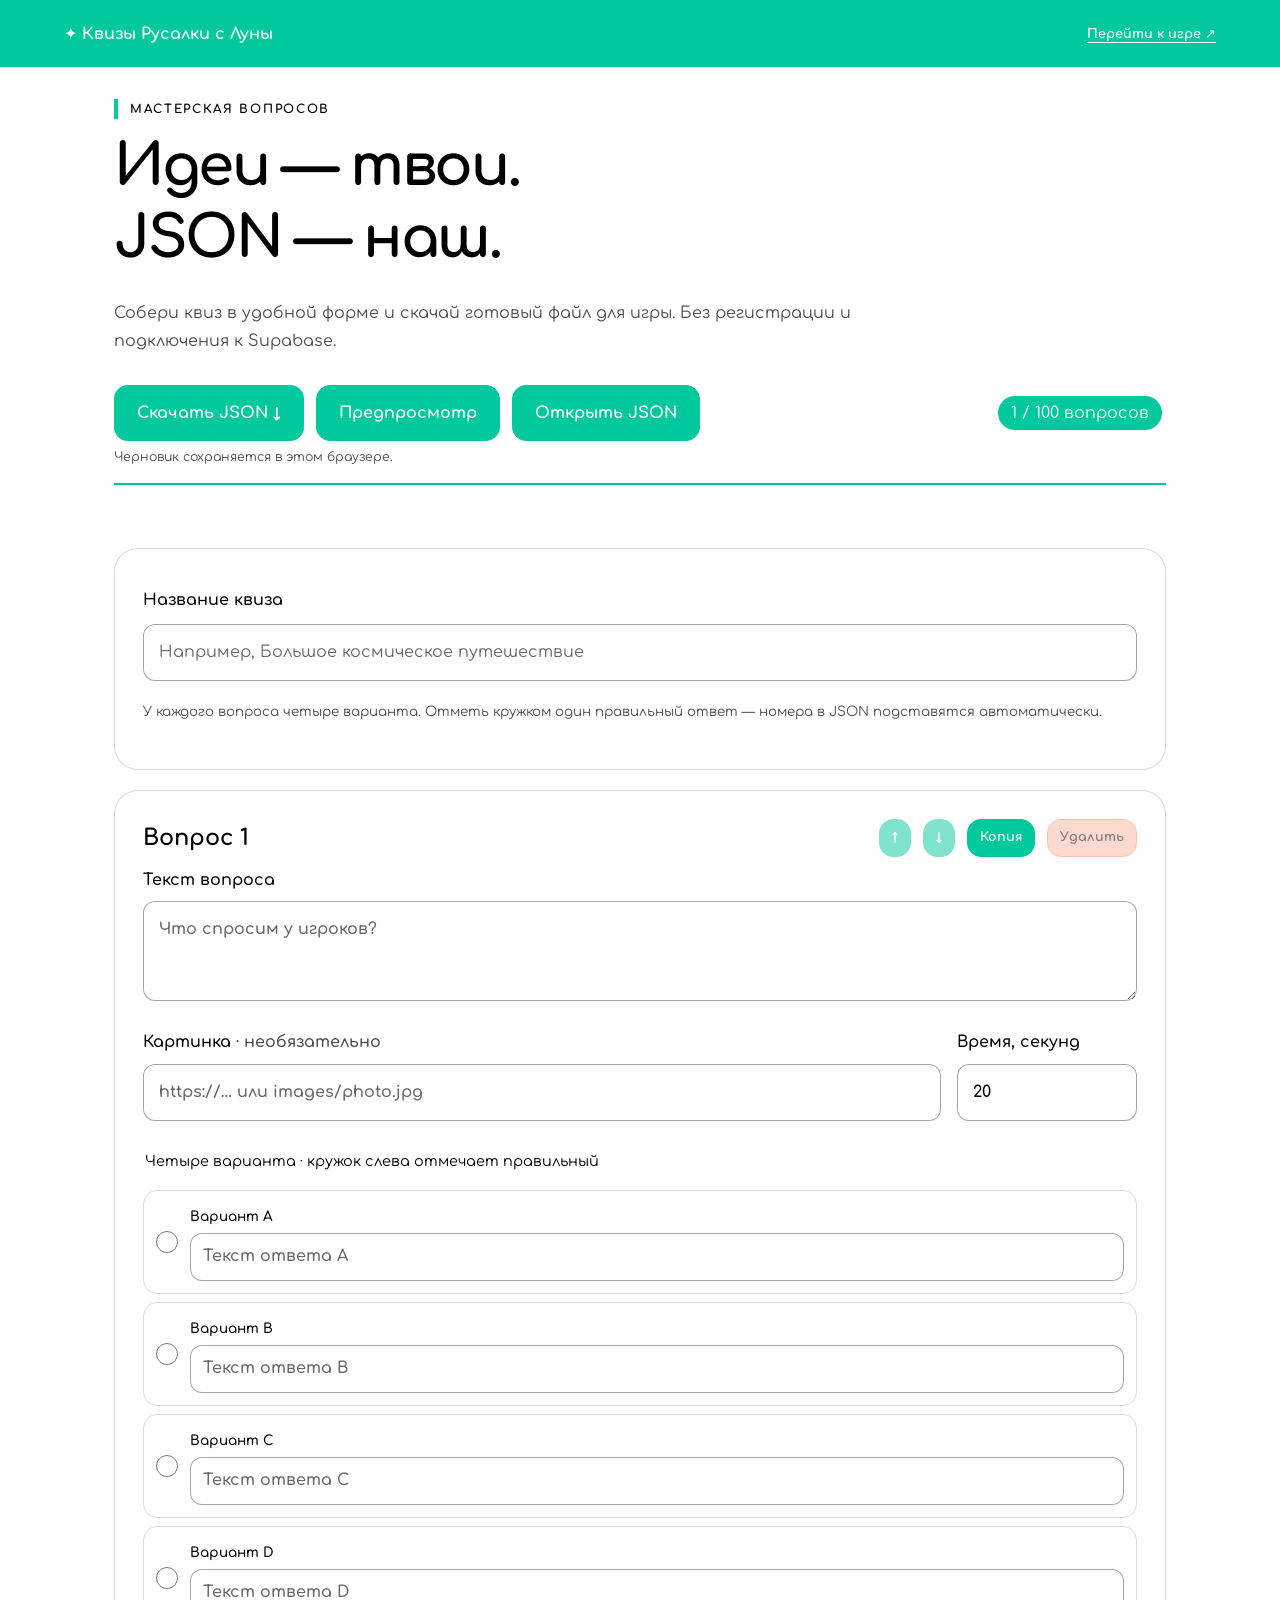
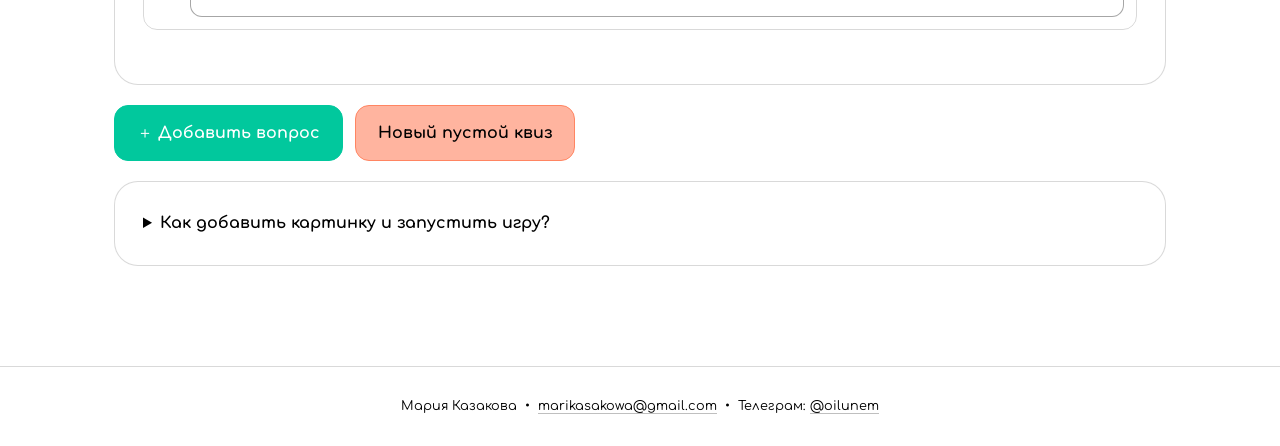
<file: editor.html>
<!doctype html>
<html lang="ru">
<head>
  <meta charset="utf-8">
  <meta name="viewport" content="width=device-width, initial-scale=1">
  <meta name="theme-color" content="#01c89d">
  <title>Конструктор квизов · Квизы Русалки с Луны</title>
  <link rel="stylesheet" href="styles.css">
</head>
<body>
  <header><a href="./">✦ Квизы Русалки с Луны</a><a class="header-link" href="./#create">Перейти к игре ↗</a></header>
  <main>
    <div class="editor-intro"><div class="eyebrow">Мастерская вопросов</div><h1>Идеи — твои.<br>JSON — наш.</h1>
      <p class="muted">Собери квиз в удобной форме и скачай готовый файл для игры. Без регистрации и подключения к Supabase.</p></div>
    <div class="editor-toolbar"><div class="row"><div class="row">
      <button type="submit" form="editor-form">Скачать JSON ↓</button>
      <button type="button" class="secondary" id="preview-toggle" aria-expanded="false" aria-controls="preview">Предпросмотр</button>
      <button type="button" class="secondary" id="import-button">Открыть JSON</button>
    </div><span class="pill" id="question-count">1 вопрос</span></div>
    <p class="muted" id="save-status" role="status">Черновик сохраняется в этом браузере.</p></div>
    <p id="editor-status" role="status" aria-live="polite"></p>
    <section id="preview" class="card preview-panel" aria-label="Предпросмотр квиза" hidden></section>
    <form id="editor-form">
      <div class="card"><label for="quiz-title">Название квиза</label><input id="quiz-title" name="title" maxlength="120" placeholder="Например, Большое космическое путешествие" required>
        <p class="muted"><small>У каждого вопроса четыре варианта. Отметь кружком один правильный ответ — номера в JSON подставятся автоматически.</small></p></div>
      <div id="questions"></div>
      <div class="row"><button type="button" id="add-question" class="secondary">＋ Добавить вопрос</button><button type="button" id="new-quiz" class="secondary danger">Новый пустой квиз</button></div>
    </form>
    <input type="file" id="import-file" accept=".json,application/json" hidden>
    <details class="card"><summary>Как добавить картинку и запустить игру?</summary>
      <p>Вставь прямую HTTPS-ссылку на картинку или путь вида <code>images/photo.jpg</code>. Во втором случае загрузи сам файл в папку images своего сайта. Картинка не встраивается в JSON.</p>
      <p>После скачивания открой «Перейти к игре», выбери полученный JSON и создай комнату. Собственные файлы с правильными ответами не загружай в публичный репозиторий GitHub.</p>
      <p class="muted">Черновик хранится только в этом браузере. Скачанный файл — твоя резервная копия. Смена браузера или очистка его данных удалит черновик. Для шрифта и внешних картинок нужен интернет.</p>
    </details>
  </main>
  <footer class="site-footer"><span>Мария Казакова</span><span aria-hidden="true">•</span><a href="mailto:marikasakowa@gmail.com">marikasakowa@gmail.com</a><span aria-hidden="true">•</span><span>Телеграм: <a href="https://t.me/oilunem" target="_blank" rel="noopener noreferrer">@oilunem</a></span></footer>
  <noscript>Для конструктора необходимо включить JavaScript.</noscript>
  <script type="module" src="editor.js"></script>
  <script type="module" src="image-viewer.js"></script>
</body>
</html>
</file>
<file: styles.css>
@import url('https://fonts.googleapis.com/css2?family=Comfortaa:wght@400;500;600;700&display=swap');

:root {
  font-family: 'Comfortaa', 'Trebuchet MS', sans-serif;
  color: #000000;
  background: #ffffff;
  font-synthesis: none;
  color-scheme: light;
  --accent: #01c89d;
  --accent-dark: #00866a;
  --coral: #ff8562;
  --peach: #ffb49f;
  --muted: #000000b3;
  --border: #00000026;
}
* { box-sizing: border-box; }
body {
  margin: 0;
  min-height: 100vh;
  display: flex;
  flex-direction: column;
  background: #ffffff;
}
header { max-width: none; margin: 0; padding: 24px max(24px, calc((100% - 1152px) / 2)); display: flex; justify-content: space-between; gap: 16px; align-items: center; background: var(--accent); color: #ffffff; }
header a { font-weight: 700; color: inherit; text-decoration: none; }
header .header-link { font-size: .8rem; color: #ffffff; text-decoration: underline; text-underline-offset: 4px; }
#connection { font-size: .8rem; color: #ffffff; }
main { width: 100%; max-width: 1100px; margin: 32px auto; padding: 0 24px 48px; }
.site-footer { margin-top: auto; padding: 28px 24px; border-top: 1px solid var(--border); display: flex; justify-content: center; align-items: center; flex-wrap: wrap; gap: 8px; color: #000000; font-size: .8rem; line-height: 1.8; text-align: center; }
.site-footer a { overflow-wrap: anywhere; text-decoration-thickness: 1px; text-decoration-color: #00000040; text-underline-offset: 3px; transition: text-decoration-color .2s ease; }
.site-footer a:hover { text-decoration-color: var(--accent); }
h1 { font-size: clamp(2rem, 5vw, 3.6rem); line-height: 1.25; margin: 12px 0 24px; letter-spacing: -.04em; }
h2 { font-size: 1.4rem; line-height: 1.45; }
h3 { line-height: 1.5; }
p { line-height: 1.75; }
.muted { color: var(--muted); }
.eyebrow { text-transform: uppercase; letter-spacing: .14em; font-size: .75rem; line-height: 1.7; color: #000000; font-weight: 700; border-left: 4px solid var(--accent); padding-left: 12px; }
.center .eyebrow { display: inline-block; }
.card { border: 1px solid var(--border); border-radius: 24px; background: #ffffff; padding: 28px; margin: 20px 0; }
.narrow { max-width: 540px; margin: 40px auto; }
.grid { display: grid; grid-template-columns: 1fr 1fr; gap: 16px; }
.stack { display: flex; flex-direction: column; gap: 14px; }
.row { display: flex; gap: 12px; align-items: center; flex-wrap: wrap; }
button, .button {
  font: inherit; font-weight: 700; background: var(--accent);
  color: #ffffff; border: 1px solid transparent; border-radius: 14px; padding: 15px 22px; cursor: pointer;
  display: inline-block; text-decoration: none; text-align: center; touch-action: manipulation; line-height: 1.5;
  transition: box-shadow .2s ease, transform .2s ease;
}
button:hover, .button:hover { box-shadow: 0 0 12px #01c89d40, 0 8px 24px #01c89d40; transform: translateY(-1px); }
button:disabled:hover { box-shadow: none; transform: none; }
button:disabled { opacity: .5; cursor: default; }
.secondary { background: var(--accent); color: #ffffff; border: 1px solid var(--accent); }
input, textarea, select { font: inherit; width: 100%; padding: 15px; border-radius: 12px; border: 1px solid #00000059; background: #ffffff; color: #000000; min-width: 0; line-height: 1.6; }
textarea { resize: vertical; min-height: 100px; }
input::placeholder, textarea::placeholder { color: #00000099; opacity: 1; }
label { display: block; font-weight: 600; margin: 10px 0; line-height: 1.65; }
label input, label textarea { margin-top: 8px; }
input[type=file] { font-size: .85rem; }
.error { border: 2px solid #000000; background: var(--peach); color: #000000; padding: 14px; border-radius: 12px; white-space: pre-wrap; line-height: 1.7; }
.success { color: #000000; }
.success:not(:empty) { text-decoration: underline; text-decoration-color: var(--accent); text-decoration-thickness: 3px; text-underline-offset: 6px; }
.code { font-size: clamp(3rem, 9vw, 6rem); font-weight: 700; letter-spacing: .13em; font-variant-numeric: tabular-nums; }
.timer { font-size: 1.7rem; font-weight: 700; font-variant-numeric: tabular-nums; }
.progress { height: 8px; border-radius: 8px; background: #00000014; overflow: hidden; margin: 20px 0; }
.progress>div { background: var(--accent); height: 100%; transition: width .2s linear; }
.question-image { display: block; max-width: 100%; max-height: 36vh; object-fit: contain; margin: 18px auto; border-radius: 16px; }
.answer { display: flex; align-items: center; gap: 18px; padding: 22px; border: 1px solid #00000026; border-radius: 18px; color: #000000; text-align: left; min-height: 94px; overflow-wrap: anywhere; font-size: clamp(1.25rem, 2.5vw, 1.9rem); line-height: 1.5; }
.answer b { font-size: 1.8rem; flex-shrink: 0; }
.answer span { min-width: 0; }
.answer-0 { background: var(--accent-dark); color: #ffffff; }
.answer-1 { background: var(--accent); color: #ffffff; }
.answer-2 { background: var(--coral); }
.answer-3 { background: var(--peach); }
.answer.correct { outline: none; box-shadow: none; }
.answer.wrong { opacity: .45; }
.phone-answers .answer { min-height: 145px; justify-content: center; }
.phone-answers .answer b { font-size: 3rem; }
.center { text-align: center; }
.big-symbol { font-size: 5rem; color: var(--accent); }
ol { padding: 0; list-style: none; }
.rank { display: flex; align-items: center; justify-content: space-between; gap: 16px; padding: 16px; border-bottom: 1px solid var(--border); }
.rank.self { background: var(--accent); color: #ffffff; border-radius: 10px; }
.rank:first-child { color: #ffffff; background: var(--accent-dark); border-radius: 10px; font-weight: 700; }
.rank span { overflow-wrap: anywhere; }
.pill { display: inline-block; padding: 8px 13px; margin: 4px; background: var(--accent); color: #ffffff; border-radius: 20px; }
.link { overflow-wrap: anywhere; font-size: .9rem; color: #000000; }
details { margin-top: 20px; }
summary { cursor: pointer; color: #000000; line-height: 1.7; font-weight: 700; }
summary::marker { color: #000000; }
small { line-height: 1.7; }
.qr { background: white; padding: 12px; border-radius: 16px; width: 200px; height: 200px; }
.setup code { overflow-wrap: anywhere; }
a { color: #000000; text-decoration-color: var(--accent); text-decoration-thickness: 2px; text-underline-offset: 4px; }
.text-link { text-align: center; padding: 10px; text-underline-offset: 5px; }
button:focus-visible, a:focus-visible, input:focus-visible, textarea:focus-visible, summary:focus-visible { outline: 3px solid #000000; outline-offset: 4px; }
[hidden] { display: none !important; }

/* Конструктор: тот же визуальный язык, без подключения к игровому серверу. */
.editor-intro { max-width: 740px; }
.editor-toolbar { position: sticky; top: 0; z-index: 5; padding: 14px 0; background: #ffffff; border-bottom: 2px solid var(--accent); }
.editor-toolbar .row { justify-content: space-between; }
.editor-toolbar p { margin: 6px 0 0; font-size: .78rem; }
.question-editor { scroll-margin-top: 180px; }
.question-heading { justify-content: space-between; }
.question-heading h2 { margin: 0; }
.compact { padding: 8px 12px; font-size: .8rem; }
.danger { color: #000000; background: var(--peach); border-color: var(--coral); }
.options-editor { border: 0; padding: 0; margin: 18px 0; min-width: 0; }
.options-editor legend { font-size: .9rem; line-height: 1.7; margin-bottom: 8px; }
.option-editor { display: flex; align-items: center; gap: 12px; border: 1px solid var(--border); padding: 12px; border-radius: 14px; margin: 8px 0; }
.option-editor:has(input[type=radio]:checked) { border: 1px solid var(--accent-dark); background: var(--accent); color: #ffffff; }
.option-editor:has(input[type=radio]:checked) .option-letter { color: #ffffff; }
.option-editor input[type=radio] { appearance: auto; width: 22px; height: 22px; accent-color: #000000; flex-shrink: 0; margin: 0; }
.option-editor label { margin: 0; flex: 1; min-width: 0; }
.option-letter { display: inline-block; color: #000000; font-size: .85rem; }
.option-editor input[type=text] { margin-top: 4px; padding: 10px 12px; }
.question-meta { grid-template-columns: minmax(0, 1fr) 180px; align-items: start; }
.editor-image { max-height: 200px; }
.preview-panel { border: 2px solid var(--accent); }
.preview-panel h2, .preview-panel h3 { overflow-wrap: anywhere; }
.preview-panel .answer.correct { outline: none; box-shadow: none; }
.answer-copy { display: flex; flex-direction: column; align-items: flex-start; gap: 10px; }
.correct-label { display: inline-block; padding: 6px 10px; border-radius: 10px; background: #ffffff66; color: inherit; font-size: .8rem; font-weight: 700; line-height: 1.5; }
#editor-status { min-height: 1.7em; }
.editor-empty { padding: 24px; }
.question-image { cursor: zoom-in; }
.question-image:focus-visible { outline: 3px solid var(--accent-dark); outline-offset: 4px; }
.image-viewer { width: 100vw; max-width: none; height: 100dvh; max-height: none; margin: 0; padding: 64px 24px 24px; border: 0; background: #000000ed; color: #ffffff; }
.image-viewer[open] { display: flex; flex-direction: column; align-items: center; justify-content: center; gap: 16px; }
.image-viewer::backdrop { background: #000000cc; }
.image-viewer img { max-width: 100%; max-height: calc(100dvh - 180px); object-fit: contain; min-height: 0; }
.image-viewer p { font-size: .8rem; text-align: center; margin: 0; pointer-events: none; }
.image-viewer-close { position: absolute; right: 20px; top: 16px; }
.game-media { width: calc(100% - 48px); max-width: 1052px; margin: 20px auto 0; padding: 16px; border: 1px solid var(--border); border-radius: 16px; }
.game-media p { margin: 8px 0 0; font-size: .75rem; }
.volume-control { display: flex; align-items: center; gap: 12px; margin: 0; font-size: .8rem; }
.volume-control input { width: 140px; padding: 0; margin: 0; accent-color: var(--accent-dark); }
.celebration { position: fixed; inset: 0; width: 100%; height: 100%; z-index: 20; pointer-events: none; }
@media (prefers-reduced-motion: reduce) {
  *, *::before, *::after { scroll-behavior: auto !important; transition: none !important; }
}
@media (max-width: 600px) {
  main { margin-top: 12px; padding: 0 16px 32px; }
  header { padding: 20px 16px; flex-wrap: wrap; }
  .card { padding: 20px; }
  .grid:not(.phone-answers) { grid-template-columns: 1fr; }
  .answer { min-height: 76px; padding: 16px; }
  .phone-answers { gap: 12px; }
  h1 { font-size: 2rem; }
  .editor-toolbar .row { gap: 8px; }
  .editor-toolbar button, .editor-toolbar .button { padding: 10px 12px; font-size: .8rem; }
  .question-heading { align-items: flex-start; }
  .question-heading .row { gap: 6px; }
  .question-editor { scroll-margin-top: 220px; }
  .rank { padding: 12px 4px; font-size: .85rem; }
}
</file>
